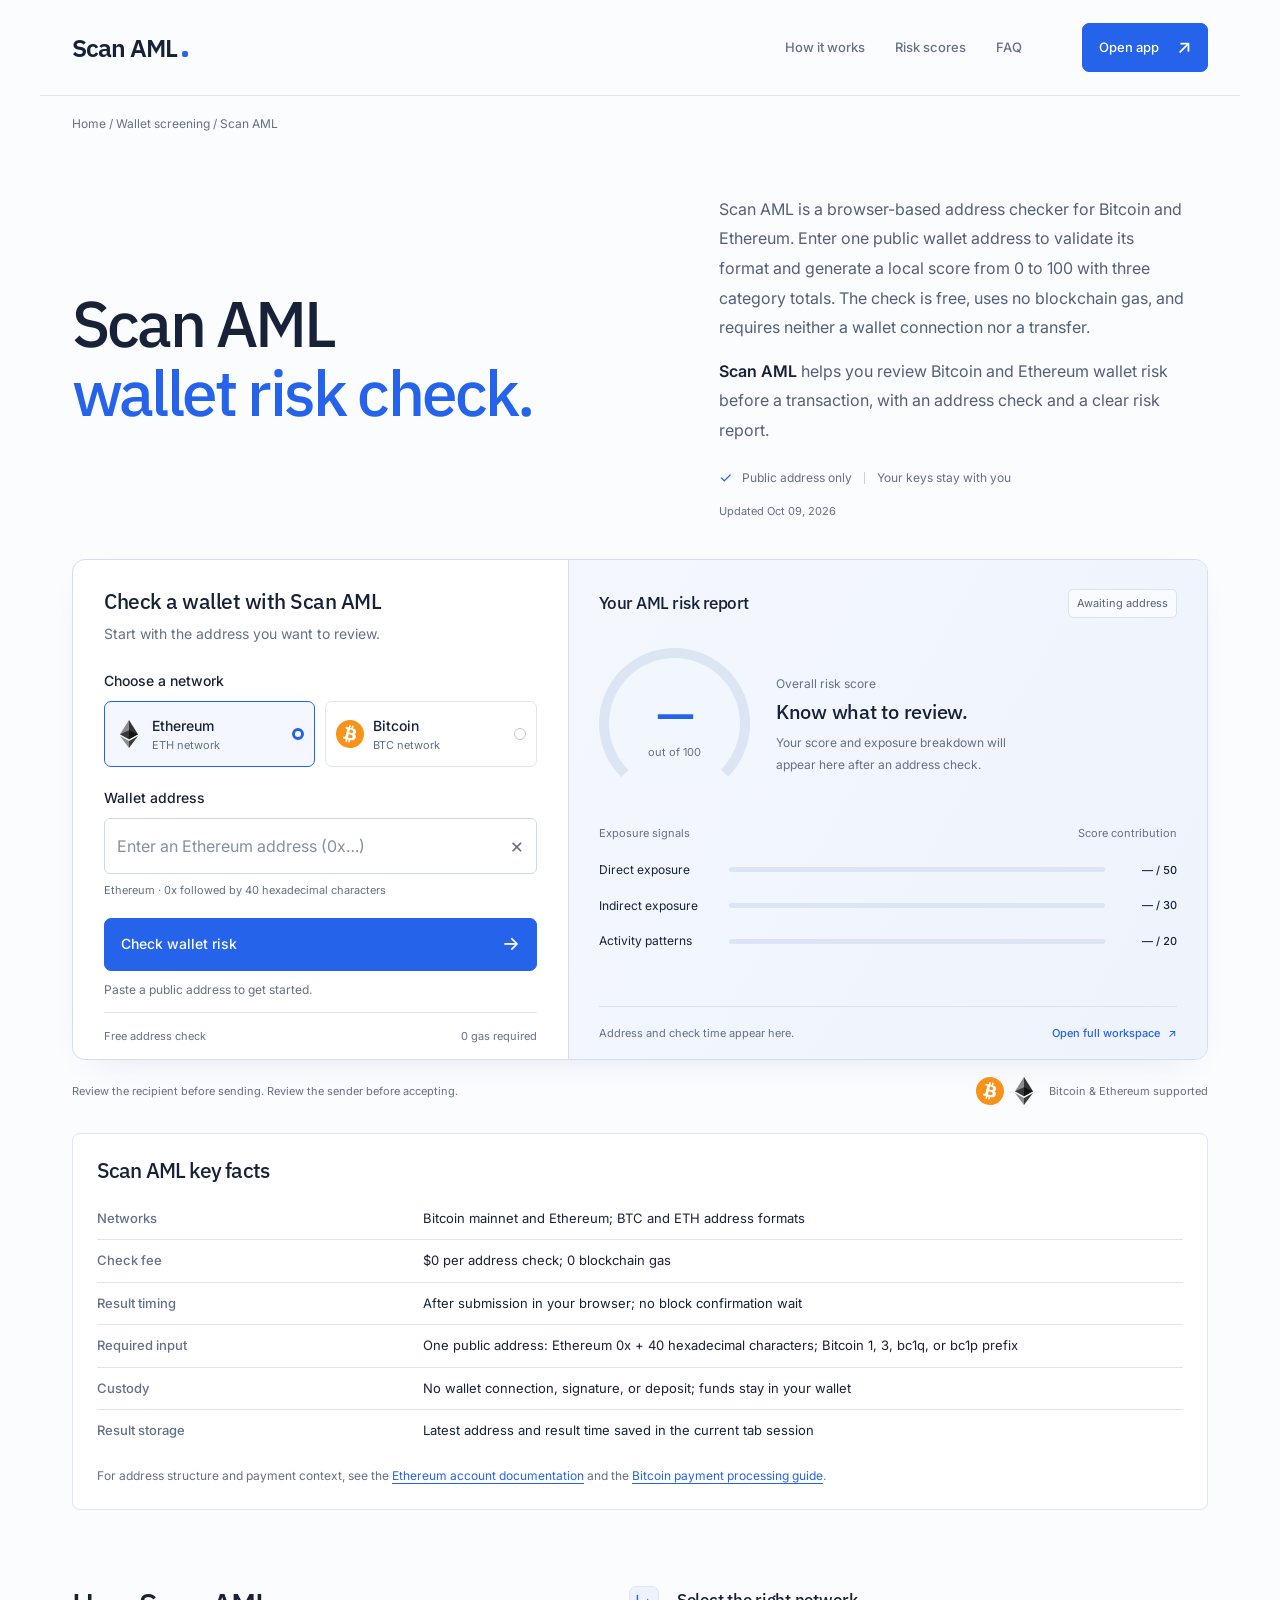
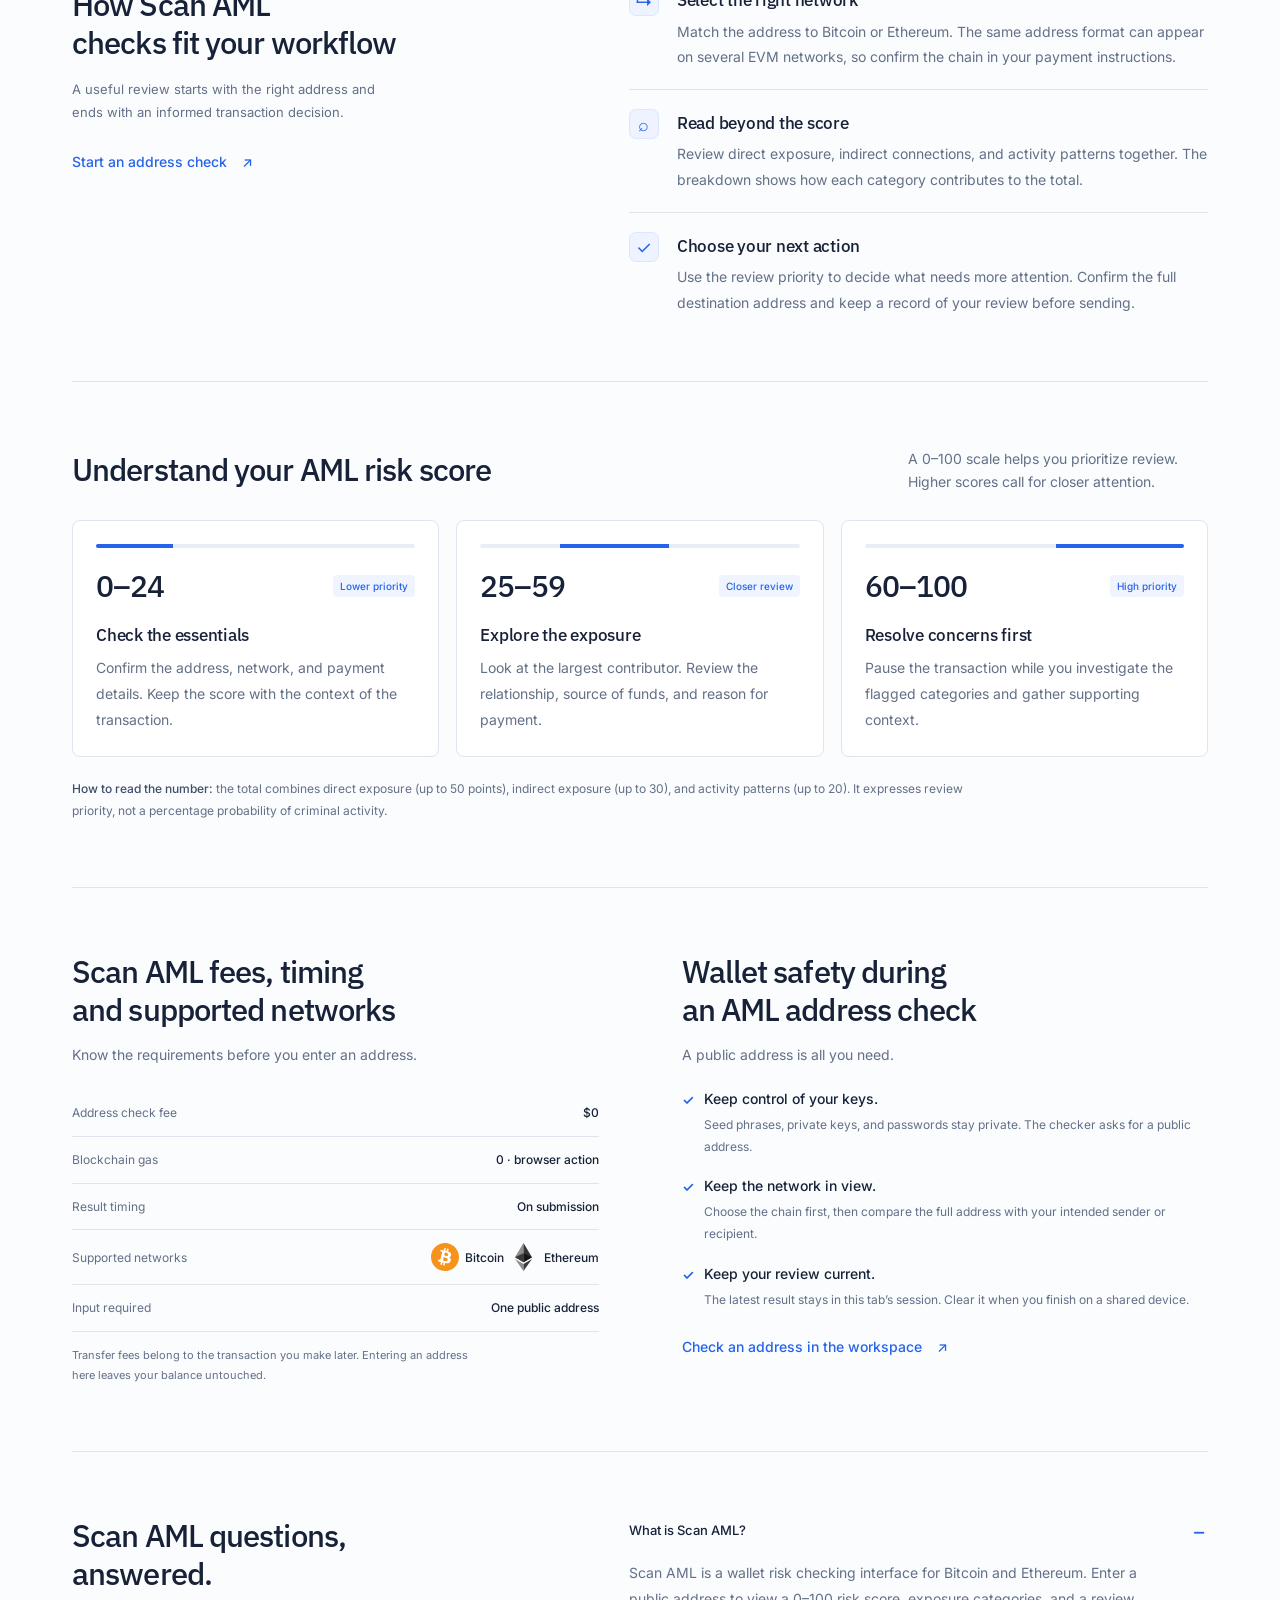
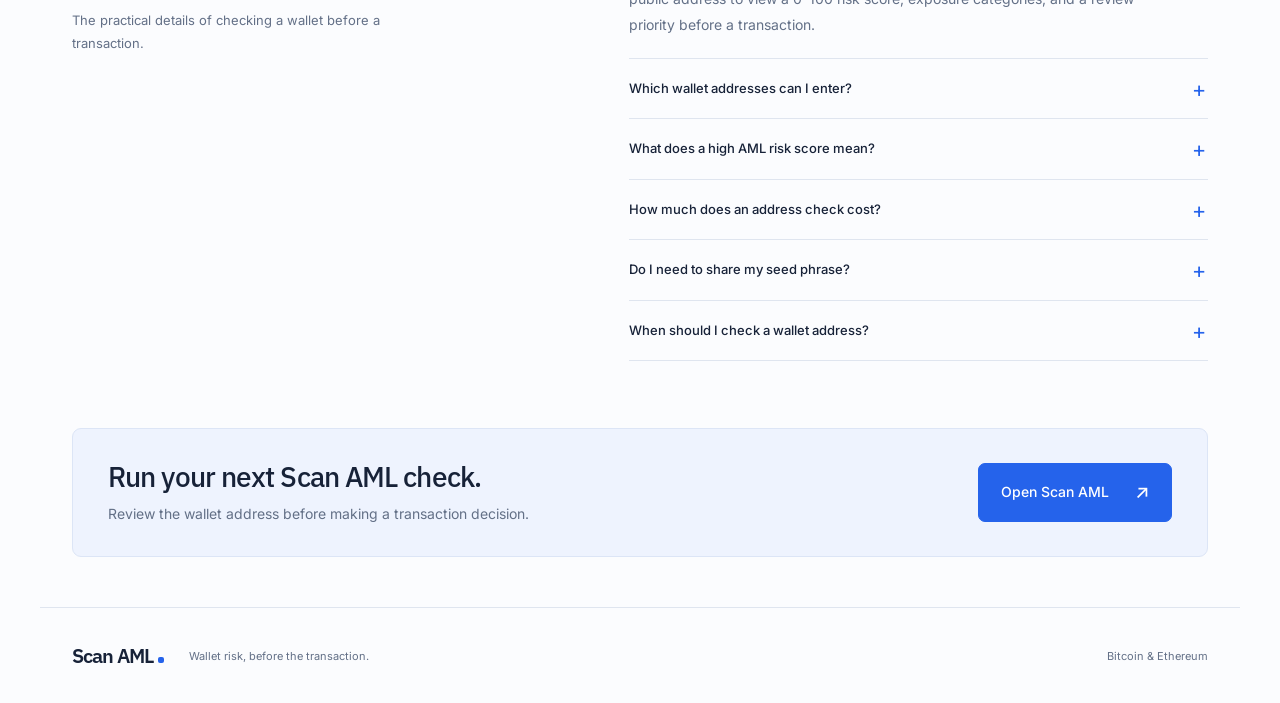
<file: index.html>
<!doctype html>
<html lang="en">
<head>
<meta charset="utf-8">
<meta name="viewport" content="width=device-width, initial-scale=1">
<title>Scan AML — Check Wallet Risk Before You Send</title>
<meta name="description" content="Scan AML puts wallet risk in focus. Enter a Bitcoin or Ethereum address, explore a 0–100 risk report, and review exposure before your next transaction.">
<meta name="theme-color" content="#2563EB">
<link rel="canonical" href="https://scan-aml.github.io/">
<link rel="icon" href="favicon.svg" type="image/svg+xml">
<link rel="apple-touch-icon" href="apple-touch-icon.png">
<meta property="og:type" content="website">
<meta property="og:locale" content="en_US">
<meta property="og:title" content="Scan AML — Check Wallet Risk Before You Send">
<meta property="og:description" content="An address. A risk score. A clearer view before your transaction. Explore Bitcoin and Ethereum wallet risk with Scan AML.">
<meta property="og:url" content="https://scan-aml.github.io/">
<meta property="og:image" content="https://scan-aml.github.io/og.png">
<meta property="og:image:width" content="1200">
<meta property="og:image:height" content="630">
<meta property="og:image:alt" content="Scan AML wallet risk check for Bitcoin and Ethereum">
<meta name="twitter:card" content="summary_large_image">
<meta name="twitter:title" content="Scan AML — Check Wallet Risk Before You Send">
<meta name="twitter:description" content="Check an address, read the risk score, and review exposure before you send.">
<meta name="twitter:url" content="https://scan-aml.github.io/">
<meta name="twitter:image" content="https://scan-aml.github.io/og.png">
<meta name="twitter:image:alt" content="Scan AML wallet risk check for Bitcoin and Ethereum">
<link rel="preconnect" href="https://fonts.googleapis.com">
<link rel="preconnect" href="https://fonts.gstatic.com" crossorigin>
<link rel="stylesheet" href="https://fonts.googleapis.com/css2?family=IBM+Plex+Sans:wght@400;500;600;700&family=Inter:wght@400;500;600;700&display=swap">
<link rel="stylesheet" href="assets/site.css">
<script src="assets/scan.js" defer></script>
<script type="application/ld+json">{"@context": "https://schema.org", "@graph": [{"@type": "WebSite", "@id": "https://scan-aml.github.io/#website", "url": "https://scan-aml.github.io/", "name": "Scan AML", "inLanguage": "en"}, {"@type": "WebPage", "@id": "https://scan-aml.github.io/#webpage", "url": "https://scan-aml.github.io/", "name": "Scan AML — Check Wallet Risk Before You Send", "description": "Review Bitcoin and Ethereum wallet risk with an address check, a 0–100 score, and an exposure breakdown.", "isPartOf": {"@id": "https://scan-aml.github.io/#website"}, "about": {"@id": "https://scan-aml.github.io/#application"}, "breadcrumb": {"@id": "https://scan-aml.github.io/#breadcrumb"}, "inLanguage": "en", "datePublished": "2026-10-09", "dateModified": "2026-10-09"}, {"@type": "SoftwareApplication", "@id": "https://scan-aml.github.io/#application", "name": "Scan AML", "url": "https://scan-aml.github.io/", "applicationCategory": "FinanceApplication", "operatingSystem": "Web browser", "description": "An address-based wallet risk interface for Bitcoin and Ethereum with a 0–100 score and exposure breakdown.", "offers": {"@type": "Offer", "price": "0", "priceCurrency": "USD"}}, {"@type": "BreadcrumbList", "@id": "https://scan-aml.github.io/#breadcrumb", "itemListElement": [{"@type": "ListItem", "position": 1, "name": "Home", "item": "https://scan-aml.github.io/"}, {"@type": "ListItem", "position": 2, "name": "Wallet screening", "item": "https://scan-aml.github.io/dashboard/"}, {"@type": "ListItem", "position": 3, "name": "Scan AML"}]}, {"@type": "FAQPage", "@id": "https://scan-aml.github.io/#faq", "isPartOf": {"@id": "https://scan-aml.github.io/#webpage"}, "mainEntity": [{"@type": "Question", "name": "What is Scan AML?", "acceptedAnswer": {"@type": "Answer", "text": "Scan AML is a wallet risk checking interface for Bitcoin and Ethereum. Enter a public address to view a 0–100 risk score, exposure categories, and a review priority before a transaction."}}, {"@type": "Question", "name": "Which wallet addresses can I enter?", "acceptedAnswer": {"@type": "Answer", "text": "Choose Ethereum for a 42-character address beginning with 0x. Choose Bitcoin for a mainnet address beginning with 1, 3, bc1q, or bc1p. Enter a public address rather than a transaction hash or a wallet name."}}, {"@type": "Question", "name": "What does a high AML risk score mean?", "acceptedAnswer": {"@type": "Answer", "text": "In this interface, 0–24 is lower priority, 25–59 calls for closer review, and 60–100 is high priority. Read the category breakdown alongside the total. A score is a review priority, not a probability that a person has committed a crime."}}, {"@type": "Question", "name": "How much does an address check cost?", "acceptedAnswer": {"@type": "Answer", "text": "The address check on this page is free. It uses zero blockchain gas because entering an address is a browser action. The network fee for a later transfer is separate and depends on that transaction."}}, {"@type": "Question", "name": "Do I need to share my seed phrase?", "acceptedAnswer": {"@type": "Answer", "text": "Use only the public wallet address. Keep seed phrases, private keys, and exchange passwords private. The address form works directly in your browser and stores the latest result only for the current tab session."}}, {"@type": "Question", "name": "When should I check a wallet address?", "acceptedAnswer": {"@type": "Answer", "text": "Review the destination before sending funds and the source when assessing incoming payments. Confirm the network and the full address against your payment instructions, then record the time of your review."}}]}]}</script>
<style>
#scan-breadcrumb{padding-top:18px;font-size:12px;color:var(--mute)}
#scan-breadcrumb a:hover{text-decoration:underline;color:var(--accent)}
#scan-answer{margin-bottom:14px}
#scan-updated{margin-top:12px;font-size:11px;color:var(--mute)}
#scan-facts{margin-top:28px;padding:24px;border:1px solid var(--line);border-radius:8px;background:var(--surface)}
#scan-facts h2{font-size:21px;margin-bottom:14px}
#scan-facts table{width:100%;border-collapse:collapse;font-size:13px;text-align:left}
#scan-facts th,#scan-facts td{padding:10px 0;border-bottom:1px solid var(--line);vertical-align:top}
#scan-facts th{width:30%;padding-right:18px;font-weight:500;color:var(--mute)}
#scan-facts tr:last-child th,#scan-facts tr:last-child td{border-bottom:0}
#scan-facts p{margin-top:14px;font-size:12px;color:var(--mute)}
#scan-facts a{color:var(--accent);text-decoration:underline;text-underline-offset:3px}
@media(max-width:760px){#scan-facts{padding:18px}#scan-facts th{width:36%}#scan-facts table{font-size:12px}}
</style>
</head>
<body>
<header class="c3ebec4 cdfa217">
  <span class="c284ecb">Scan AML<span class="c22460f" aria-hidden="true"></span></span>
  <nav aria-label="Main navigation"><button type="button" data-scroll="how-it-works">How it works</button><button type="button" data-scroll="risk-guide">Risk scores</button><button type="button" data-scroll="faq">FAQ</button></nav>
  <a class="c308490 c37f079" href="dashboard/">Open app <span aria-hidden="true">↗</span></a>
</header>
<main class="c3ebec4">
  <nav id="scan-breadcrumb" aria-label="Breadcrumb"><a href="/">Home</a> / <a href="dashboard/">Wallet screening</a> / <span aria-current="page">Scan AML</span></nav>
  <section class="c70b9af" aria-labelledby="page-title">
    <div class="c45275b"><h1 id="page-title">Scan AML<br> <span class="ce0997d">wallet risk check.</span></h1><div class="cf4f28b"><p class="c5b6245" id="scan-answer">Scan AML is a browser-based address checker for Bitcoin and Ethereum. Enter one public wallet address to validate its format and generate a local score from 0 to 100 with three category totals. The check is free, uses no blockchain gas, and requires neither a wallet connection nor a transfer.</p><p class="c5b6245"><strong>Scan AML</strong> helps you review Bitcoin and Ethereum wallet risk before a transaction, with an address check and a clear risk report.</p><p class="cd3d54f"><span class="cd71d28" aria-hidden="true">✓</span> Public address only <span class="c289f28"></span> Your keys stay with you</p><p id="scan-updated">Updated <time datetime="2026-10-09">Oct 09, 2026</time></p></div></div>
    <div class="c2c9c4a c3a4ec5">
      <div class="ca1d3ee">
        <h2>Check a wallet with Scan AML</h2><p class="c382495">Start with the address you want to review.</p>
        <form id="scan-form" novalidate>
          <fieldset><legend>Choose a network</legend><div class="c1fb0c3"><label class="c45e019"><input type="radio" name="network" value="eth" checked><img src="assets/tokens/eth.svg" alt="" width="28" height="28"><span>Ethereum<small>ETH network</small></span><span class="c1868e2" aria-hidden="true"></span></label><label class="c45e019"><input type="radio" name="network" value="btc"><img src="assets/tokens/btc.svg" alt="" width="28" height="28"><span>Bitcoin<small>BTC network</small></span><span class="c1868e2" aria-hidden="true"></span></label></div></fieldset>
          <label class="c4ef5f4" for="address">Wallet address</label><div class="cb4bf05"><input id="address" name="address" type="text" placeholder="Enter an Ethereum address (0x…)" autocomplete="off" autocapitalize="off" spellcheck="false" aria-describedby="address-hint form-message"><button type="button" id="clear-address" aria-label="Clear address" title="Clear address">×</button></div>
          <p class="ce12028" id="address-hint">Ethereum · 0x followed by 40 hexadecimal characters</p>
          <a href="dashboard/" class="c308490 cad73ff" id="scan-button" role="button">Check wallet risk <span aria-hidden="true">→</span></a>
          <p id="form-message" class="ceba154" role="status" aria-live="polite">Paste a public address to get started.</p>
        </form>
        <div class="caf8991"><span>Free address check</span><span>0 gas required</span></div>
        <noscript><p class="c6f722b">Enable JavaScript to use the address checker. The risk guide and FAQs are available below.</p></noscript>
      </div>
      <section class="cf6bb34" aria-labelledby="report-title" aria-busy="false" id="report-panel">
        <div class="ca69fd1"><h2 id="report-title">Your AML risk report</h2><span class="cdb64f1" id="report-status">Awaiting address</span></div>
        <div class="cf0ee6c"><div class="c1557ec" id="score-gauge"><div><strong id="risk-score">—</strong><span>out of 100</span></div></div><div class="c36eeb7"><span class="c382495">Overall risk score</span><h3 id="risk-level">Know what to review.</h3><p id="risk-summary">Your score and exposure breakdown will appear here after an address check.</p></div></div>
        <div class="ced4795"><div class="c8b8677"><span>Exposure signals</span><span>Score contribution</span></div><div class="cac617e"><span>Direct exposure</span><span class="ccd0fbc"><i id="direct-bar"></i></span><b id="direct-value">— / 50</b></div><div class="cac617e"><span>Indirect exposure</span><span class="ccd0fbc"><i id="indirect-bar"></i></span><b id="indirect-value">— / 30</b></div><div class="cac617e"><span>Activity patterns</span><span class="ccd0fbc"><i id="activity-bar"></i></span><b id="activity-value">— / 20</b></div></div>
        <div class="c7f9da3"><span id="report-reference">Address and check time appear here.</span><a href="dashboard/">Open full workspace <span aria-hidden="true">↗</span></a></div>
      </section>
    </div>
    <div class="c3477ba"><p>Review the recipient before sending. Review the sender before accepting.</p><div><img src="assets/tokens/btc.svg" alt="Bitcoin" width="28" height="28"><img src="assets/tokens/eth.svg" alt="Ethereum" width="28" height="28"><span>Bitcoin & Ethereum supported</span></div></div>
  </section>
  <section id="scan-facts" aria-labelledby="scan-facts-title">
    <h2 id="scan-facts-title">Scan AML key facts</h2>
    <table aria-labelledby="scan-facts-title">
      <tbody>
        <tr><th scope="row">Networks</th><td>Bitcoin mainnet and Ethereum; BTC and ETH address formats</td></tr>
        <tr><th scope="row">Check fee</th><td>$0 per address check; 0 blockchain gas</td></tr>
        <tr><th scope="row">Result timing</th><td>After submission in your browser; no block confirmation wait</td></tr>
        <tr><th scope="row">Required input</th><td>One public address: Ethereum 0x + 40 hexadecimal characters; Bitcoin 1, 3, bc1q, or bc1p prefix</td></tr>
        <tr><th scope="row">Custody</th><td>No wallet connection, signature, or deposit; funds stay in your wallet</td></tr>
        <tr><th scope="row">Result storage</th><td>Latest address and result time saved in the current tab session</td></tr>
      </tbody>
    </table>
    <p>For address structure and payment context, see the <a href="https://ethereum.org/en/developers/docs/accounts/" rel="nofollow noopener" target="_blank">Ethereum account documentation</a> and the <a href="https://developer.bitcoin.org/devguide/payment_processing.html" rel="nofollow noopener" target="_blank">Bitcoin payment processing guide</a>.</p>
  </section>
  <section class="c4e0b45 c1c7416" id="how-it-works"><div class="ce61c5d"><h2>How Scan AML<br> checks fit your workflow</h2><p>A useful review starts with the right address and ends with an informed transaction decision.</p><a class="cee01f8" href="dashboard/">Start an address check <span aria-hidden="true">↗</span></a></div><div class="c6f874e"><article><span class="c6afe63" aria-hidden="true">↳</span><div><h3>Select the right network</h3><p>Match the address to Bitcoin or Ethereum. The same address format can appear on several EVM networks, so confirm the chain in your payment instructions.</p></div></article><article><span class="c6afe63" aria-hidden="true">⌕</span><div><h3>Read beyond the score</h3><p>Review direct exposure, indirect connections, and activity patterns together. The breakdown shows how each category contributes to the total.</p></div></article><article><span class="c6afe63" aria-hidden="true">✓</span><div><h3>Choose your next action</h3><p>Use the review priority to decide what needs more attention. Confirm the full destination address and keep a record of your review before sending.</p></div></article></div></section>
  <section class="ce4139d c1c7416" id="risk-guide"><div class="c37fbe7"><h2>Understand your AML risk score</h2><p>A 0–100 scale helps you prioritize review. Higher scores call for closer attention.</p></div><div class="ce35317"><article class="cb910ee"><div class="c61febf c8e0673"><i></i></div><p class="c61cd72">0–24<span>Lower priority</span></p><h3>Check the essentials</h3><p>Confirm the address, network, and payment details. Keep the score with the context of the transaction.</p></article><article class="cb910ee"><div class="c61febf c793403"><i></i></div><p class="c61cd72">25–59<span>Closer review</span></p><h3>Explore the exposure</h3><p>Look at the largest contributor. Review the relationship, source of funds, and reason for payment.</p></article><article class="cb910ee"><div class="c61febf c35282c"><i></i></div><p class="c61cd72">60–100<span>High priority</span></p><h3>Resolve concerns first</h3><p>Pause the transaction while you investigate the flagged categories and gather supporting context.</p></article></div><p class="c07f1c6"><strong>How to read the number:</strong> the total combines direct exposure (up to 50 points), indirect exposure (up to 30), and activity patterns (up to 20). It expresses review priority, not a percentage probability of criminal activity.</p></section>
  <section class="cf227d2 c1c7416" aria-label="Address check details"><div class="c199d42"><h2>Scan AML fees, timing<br> and supported networks</h2><p>Know the requirements before you enter an address.</p><dl class="ca4dc9f"><div><dt>Address check fee</dt><dd>$0</dd></div><div><dt>Blockchain gas</dt><dd>0 · browser action</dd></div><div><dt>Result timing</dt><dd>On submission</dd></div><div><dt>Supported networks</dt><dd><img src="assets/tokens/btc.svg" alt="" width="28" height="28"> Bitcoin <img src="assets/tokens/eth.svg" alt="" width="28" height="28"> Ethereum</dd></div><div><dt>Input required</dt><dd>One public address</dd></div></dl><p class="c2ef7a8">Transfer fees belong to the transaction you make later. Entering an address here leaves your balance untouched.</p></div><div class="c45d0f5"><h2>Wallet safety during<br> an AML address check</h2><p class="c1953cb">A public address is all you need.</p><ul><li><strong>Keep control of your keys.</strong><span>Seed phrases, private keys, and passwords stay private. The checker asks for a public address.</span></li><li><strong>Keep the network in view.</strong><span>Choose the chain first, then compare the full address with your intended sender or recipient.</span></li><li><strong>Keep your review current.</strong><span>The latest result stays in this tab’s session. Clear it when you finish on a shared device.</span></li></ul><a class="cee01f8" href="dashboard/">Check an address in the workspace <span aria-hidden="true">↗</span></a></div></section>
  <section class="c06d516 c1c7416" id="faq"><div class="ce61c5d"><h2>Scan AML questions,<br> answered.</h2><p>The practical details of checking a wallet before a transaction.</p></div><div class="ccd6ba4"><details open><summary>What is Scan AML?</summary><p>Scan AML is a wallet risk checking interface for Bitcoin and Ethereum. Enter a public address to view a 0–100 risk score, exposure categories, and a review priority before a transaction.</p></details><details><summary>Which wallet addresses can I enter?</summary><p>Choose Ethereum for a 42-character address beginning with 0x. Choose Bitcoin for a mainnet address beginning with 1, 3, bc1q, or bc1p. Enter a public address rather than a transaction hash or a wallet name.</p></details><details><summary>What does a high AML risk score mean?</summary><p>In this interface, 0–24 is lower priority, 25–59 calls for closer review, and 60–100 is high priority. Read the category breakdown alongside the total. A score is a review priority, not a probability that a person has committed a crime.</p></details><details><summary>How much does an address check cost?</summary><p>The address check on this page is free. It uses zero blockchain gas because entering an address is a browser action. The network fee for a later transfer is separate and depends on that transaction.</p></details><details><summary>Do I need to share my seed phrase?</summary><p>Use only the public wallet address. Keep seed phrases, private keys, and exchange passwords private. The address form works directly in your browser and stores the latest result only for the current tab session.</p></details><details><summary>When should I check a wallet address?</summary><p>Review the destination before sending funds and the source when assessing incoming payments. Confirm the network and the full address against your payment instructions, then record the time of your review.</p></details></div></section>
  <section class="ced9377"><div><h2>Run your next Scan AML check.</h2><p>Review the wallet address before making a transaction decision.</p></div><a class="c308490" href="dashboard/">Open Scan AML <span aria-hidden="true">↗</span></a></section>
</main>
<footer class="c3ebec4 c8895c3"><span class="c284ecb">Scan AML<span class="c22460f" aria-hidden="true"></span></span><p>Wallet risk, before the transaction.</p><span>Bitcoin & Ethereum</span></footer>
</body>
</html>
</file>
<file: assets/site.css>
:root{--bg:#fbfcfe;--surface:#fff;--surface2:#f1f5fc;--line:#dfe5ef;--text:#172238;--mute:#637087;--accent:#2563EB;--display:"IBM Plex Sans",Inter,sans-serif}
*{box-sizing:border-box;margin:0;padding:0}html{scroll-behavior:smooth;scroll-padding-top:28px}body{background:var(--bg);color:var(--text);font:14px/1.65 Inter,system-ui,sans-serif;-webkit-font-smoothing:antialiased}button,input{font:inherit}button,a,input,summary{-webkit-tap-highlight-color:transparent}a{color:inherit;text-decoration:none}button{cursor:pointer}img{display:block;object-fit:contain}button:focus-visible,a:focus-visible,input:focus-visible,summary:focus-visible{outline:3px solid var(--accent);outline-offset:5px}.c3ebec4{max-width:1200px;margin:auto;padding:0 32px}.cdfa217{height:96px;display:flex;align-items:center;justify-content:space-between;gap:28px;border-bottom:1px solid var(--line)}.c284ecb{display:flex;align-items:baseline;gap:5px;font:600 25px/1 var(--display);letter-spacing:-1px;white-space:nowrap}.c22460f{width:6px;height:6px;background:var(--accent);border-radius:2px}.cdfa217 nav{display:flex;gap:30px;margin-left:auto;margin-right:32px}.cdfa217 nav button{border:0;background:none;color:var(--mute);font-weight:500;font-size:13px}.cdfa217 nav button:hover{color:var(--accent)}.c308490{display:inline-flex;align-items:center;justify-content:center;gap:26px;background:var(--accent);color:white;font:500 14px/1.2 Inter,sans-serif;border:1px solid var(--accent);border-radius:7px;padding:17px 22px;transition:background .2s,box-shadow .2s}.c308490:hover{background:#1d4ed8;box-shadow:0 5px 15px #2563eb1a}.c308490.c37f079{padding:12px 16px;font-size:13px;gap:18px}.c308490 span{font-size:19px}.ce0997d{color:var(--accent)}.c70b9af{padding-top:61px}.c45275b{display:grid;grid-template-columns:1.2fr 1fr;gap:60px;align-items:center;margin-bottom:39px}h1{font:500 clamp(43px,5vw,64px)/1.07 var(--display);letter-spacing:-2.8px}h2{font:500 31px/1.22 var(--display);letter-spacing:-.9px}h3{font:500 19px/1.3 var(--display);letter-spacing:-.25px}.c5b6245{font-size:16px;line-height:1.85;color:#536078;max-width:465px}.c5b6245 strong{color:var(--text);font-weight:600}.cd3d54f{display:flex;gap:10px;align-items:center;font-size:12px;margin-top:20px;color:var(--mute)}.cd71d28{color:var(--accent);font-size:15px}.c289f28{height:12px;width:1px;background:#c9d2e0;margin:0 2px}.c2c9c4a{display:grid;grid-template-columns:.96fr 1.24fr;background:var(--surface);border:1px solid #d4deee;border-radius:13px;overflow:hidden;box-shadow:0 12px 38px -24px #29497d3b}.ca1d3ee{padding:29px 31px 0;min-width:0}.c2c9c4a h2{font-size:21px;letter-spacing:-.5px}.c382495{color:var(--mute)}.ca1d3ee>.c382495{font-size:14px;margin-top:7px}fieldset{border:0;margin:24px 0 19px;min-width:0}legend,.c4ef5f4{display:block;font-size:14px;font-weight:500;margin-bottom:9px}.c1fb0c3{display:grid;grid-template-columns:1fr 1fr;gap:10px}.c45e019{position:relative;display:flex;align-items:center;gap:9px;padding:12px 10px;border:1px solid var(--line);border-radius:7px;cursor:pointer;font-size:14px;font-weight:500}.c45e019 input{position:absolute;opacity:0;width:1px;height:1px}.c45e019:has(input:checked){border-color:var(--accent);background:#f4f7ff}.c45e019:has(input:focus-visible){outline:3px solid #2563eb;outline-offset:3px}.c45e019 small{display:block;font-size:11px;font-weight:400;color:var(--mute);line-height:1.5}.c1868e2{margin-left:auto;width:12px;height:12px;border:1px solid #bac4d4;border-radius:50%;flex:none}.c45e019:has(input:checked) .c1868e2{border:3px solid var(--accent);background:white}.cb4bf05{display:flex;border:1px solid #cfd8e6;background:#fff;border-radius:6px;overflow:hidden}.cb4bf05:focus-within{border-color:var(--accent);box-shadow:0 0 0 3px #2563eb12}.cb4bf05 input{min-width:0;width:100%;padding:14px 12px;border:0;outline:none;font-size:16px;color:var(--text);background:transparent}.cb4bf05 input:focus-visible{outline:none}.cb4bf05 input::placeholder{color:#8290a5}.cb4bf05:has([aria-invalid=true]){border-color:#7d2938}.cb4bf05 button{border:0;background:transparent;color:var(--mute);font-size:21px;padding:0 12px}.ce12028{font-size:11px;color:var(--mute);margin:7px 0 19px;min-height:17px}.cad73ff{width:100%;justify-content:space-between;padding:14px 16px}.cad73ff:disabled{opacity:.65;cursor:wait}.ceba154{font-size:12px;color:var(--mute);min-height:41px;padding:9px 0}.ceba154.error{color:#7d2938}.caf8991{border-top:1px solid var(--line);display:flex;gap:16px;justify-content:space-between;color:var(--mute);font-size:11px;padding:14px 0}.c6f722b{padding-bottom:12px}.cf6bb34{min-width:0;padding:29px 30px 0;background:linear-gradient(120deg,#f4f7fe,#eef3fc);border-left:1px solid #d4deee;display:flex;flex-direction:column}.ca69fd1{display:flex;align-items:center;justify-content:space-between;gap:10px}.ca69fd1 h2{font-size:17px}.cdb64f1{color:#55647d;background:#fff9;border:1px solid #d9e2f1;border-radius:5px;padding:4px 8px;font-size:11px;white-space:nowrap}.cf0ee6c{display:flex;gap:26px;align-items:center;margin:30px 0 25px}.c1557ec{flex:none;width:151px;height:151px;display:grid;place-items:center;border-radius:50%;background:conic-gradient(from 225deg,var(--accent) 0deg,#dce5f3 0deg,#dce5f3 270deg,transparent 270deg);position:relative}.c1557ec:before{content:"";position:absolute;inset:10px;border-radius:50%;background:#f2f6fd}.c1557ec>div{position:relative;text-align:center}.c1557ec strong{font:500 50px/1.15 var(--display);letter-spacing:-2px;color:var(--accent)}.c1557ec span{display:block;font-size:11px;color:var(--mute)}.c36eeb7{min-width:0}.c36eeb7>.c382495{font-size:12px}.c36eeb7 h3{font-size:20px;margin:5px 0 7px}.c36eeb7 p{font-size:12px;color:var(--mute);line-height:1.8;max-width:250px}.c8b8677{display:flex;justify-content:space-between;font-size:11px;color:var(--mute);margin-bottom:10px}.cac617e{display:grid;grid-template-columns:115px 1fr 57px;align-items:center;gap:15px;font-size:12px;padding:8px 0}.cac617e b{font-size:11px;font-weight:500;text-align:right;font-variant-numeric:tabular-nums}.ccd0fbc{height:5px;background:#dce5f3;border-radius:3px;overflow:hidden}.ccd0fbc i{display:block;background:var(--accent);height:100%;width:0;transition:width .3s}.c7f9da3{display:flex;justify-content:space-between;gap:12px;margin-top:auto;border-top:1px solid #d9e2f1;padding:17px 0;font-size:11px;color:var(--mute)}.c7f9da3 a{color:var(--accent);font-weight:500;white-space:nowrap}.c7f9da3 a span{margin-left:5px}#report-reference{overflow-wrap:anywhere}.c3477ba{display:flex;align-items:center;justify-content:space-between;gap:20px;margin-top:17px;font-size:11px;color:var(--mute)}.c3477ba>div{display:flex;align-items:center;gap:6px;white-space:nowrap}.c3477ba>div>span{margin-left:5px}.c1c7416{padding:65px 0;border-bottom:1px solid var(--line)}.c4e0b45{display:grid;grid-template-columns:1fr 1.23fr;gap:86px;padding-top:76px}.ce61c5d>p{color:var(--mute);margin-top:16px;max-width:330px;font-size:13px;line-height:1.8}.cee01f8{display:inline-flex;align-items:center;gap:15px;color:var(--accent);font-size:14px;font-weight:500;margin-top:25px}.cee01f8:hover{text-decoration:underline}.c6f874e article{display:flex;gap:18px;padding:19px 0;border-bottom:1px solid var(--line)}.c6f874e article:first-child{padding-top:0}.c6f874e article:last-child{border:0;padding-bottom:0}.c6afe63{width:30px;height:30px;flex:none;display:grid;place-items:center;color:var(--accent);background:#eef3ff;border:1px solid #dce6ff;border-radius:7px;font-size:18px}.c6f874e h3{font-size:17px;margin:3px 0 7px}.c6f874e p{font-size:14px;color:var(--mute);line-height:1.85}.c37fbe7{display:flex;justify-content:space-between;gap:40px;align-items:center;margin-bottom:27px}.c37fbe7>p{color:var(--mute);font-size:14px;max-width:300px}.ce35317{display:grid;grid-template-columns:repeat(3,1fr);gap:17px}.cb910ee{border:1px solid var(--line);border-radius:8px;padding:23px;background:white}.c61febf{height:4px;background:#e9eef6;position:relative;margin-bottom:20px;border-radius:3px;overflow:hidden}.c61febf i{position:absolute;height:100%;background:var(--accent)}.c8e0673 i{width:24%}.c793403 i{left:25%;width:34%}.c35282c i{left:60%;width:40%}.c61cd72{font:500 30px/1.2 var(--display);letter-spacing:-1px;display:flex;align-items:center;justify-content:space-between;gap:12px}.c61cd72 span{font:500 10px Inter,sans-serif;letter-spacing:0;color:var(--accent);background:#eff4ff;padding:5px 7px;border-radius:4px}.cb910ee h3{font-size:17px;margin:20px 0 9px}.cb910ee>p:last-child{font-size:14px;color:var(--mute);line-height:1.85}.c07f1c6{font-size:12px;color:var(--mute);line-height:1.85;margin-top:21px;max-width:925px}.c07f1c6 strong{font-weight:500;color:#3e4e69}.cf227d2{display:grid;grid-template-columns:1fr 1fr;gap:83px}.c199d42>p{font-size:14px;color:var(--mute);margin-top:14px}.ca4dc9f{margin-top:24px}.ca4dc9f>div{display:flex;align-items:center;justify-content:space-between;gap:20px;border-bottom:1px solid var(--line);padding:13px 0;font-size:12px}.ca4dc9f dt{color:var(--mute)}.ca4dc9f dd{font-weight:500;display:flex;align-items:center;gap:6px;text-align:right}.c199d42 .c2ef7a8{font-size:11px;line-height:1.8;max-width:400px}.c1953cb{color:var(--mute);margin-top:14px;font-size:14px}.c45d0f5 ul{list-style:none;margin-top:21px;display:grid;gap:17px}.c45d0f5 li{padding-left:22px;position:relative}.c45d0f5 li:before{content:"✓";position:absolute;left:0;top:1px;color:var(--accent);font-weight:600}.c45d0f5 li strong{display:block;font-size:14px;font-weight:500}.c45d0f5 li span{display:block;font-size:12px;color:var(--mute);margin-top:4px;line-height:1.8}.c06d516{display:grid;grid-template-columns:1fr 1.23fr;gap:86px;border-bottom:0}.ccd6ba4 details{border-bottom:1px solid var(--line)}.ccd6ba4 summary{list-style:none;position:relative;padding:19px 32px 19px 0;font-size:13px;font-weight:500;cursor:pointer}.ccd6ba4 details:first-child summary{padding-top:3px}.ccd6ba4 summary::-webkit-details-marker{display:none}.ccd6ba4 summary:after{content:"+";position:absolute;right:2px;color:var(--accent);font:400 22px/1 Inter,sans-serif}.ccd6ba4 details[open] summary:after{content:"−"}.ccd6ba4 details p{font-size:14px;line-height:1.85;color:var(--mute);padding:0 30px 20px 0}.ced9377{display:flex;align-items:center;justify-content:space-between;gap:30px;background:#eef3fe;border:1px solid #dce5f6;border-radius:9px;padding:31px 35px;margin:2px 0 50px}.ced9377 h2{font-size:28px}.ced9377 p{color:var(--mute);font-size:14px;margin-top:8px}.ced9377 .c308490{white-space:nowrap}.c8895c3{min-height:96px;display:flex;align-items:center;gap:25px;border-top:1px solid var(--line);font-size:11px;color:var(--mute)}.c8895c3 .c284ecb{font-size:20px;color:var(--text)}.c8895c3>span:last-child{margin-left:auto}.cce69bb{padding-top:45px;padding-bottom:65px}.cce69bb .c45275b{grid-template-columns:1fr}.cce69bb h1{font-size:45px}.cce69bb .c5b6245{max-width:680px;margin-top:15px}.c9204af{margin-top:24px;color:var(--mute);font-size:14px}.cfe5023{min-height:100svh;display:grid;place-items:center;padding:30px}.cfe5023>div{max-width:570px}.cfe5023 b{font:500 120px/1 var(--display);color:var(--accent)}.cfe5023 h1{font-size:40px;margin:18px 0}.cfe5023 p{color:var(--mute);margin-bottom:28px}
@media(min-width:1450px){.c70b9af{padding-top:74px}.c45275b{margin-bottom:44px}}
@media(max-width:1000px){.c3ebec4{padding-left:24px;padding-right:24px}.c45275b{gap:30px}h1{font-size:52px}.ca1d3ee{padding:24px 21px 0}.cf6bb34{padding:24px 21px 0}.cf0ee6c{gap:16px}.c1557ec{width:125px;height:125px}.c2c9c4a h2{font-size:19px}.ca69fd1{flex-wrap:wrap}.ca69fd1 h2{font-size:17px}.cac617e{grid-template-columns:100px 1fr 49px;gap:8px}.c4e0b45,.c06d516{gap:50px}.cf227d2{gap:45px}.c61cd72{font-size:26px}.c61cd72 span{font-size:9px}.cb910ee{padding:19px}.cdfa217 nav{margin-right:10px;gap:22px}}
@media(max-width:760px){.cdfa217{height:78px}.cdfa217 nav{display:none}.c70b9af{padding-top:36px}.c45275b{grid-template-columns:1fr;gap:22px;margin-bottom:27px}h1{font-size:51px;letter-spacing:-2px}.c5b6245{max-width:570px;font-size:14px}.cd3d54f{margin-top:13px}.c2c9c4a{grid-template-columns:1fr}.ca1d3ee{padding:25px 24px 0}.cf6bb34{padding:24px 24px 0;border-left:0;border-top:1px solid #d4deee}.ca69fd1{flex-wrap:nowrap}.cf0ee6c{margin:26px 0 20px;gap:26px}.c1557ec{width:140px;height:140px}.c36eeb7 p{max-width:350px;font-size:14px}.c7f9da3{margin-top:22px}.c3477ba{flex-wrap:wrap;gap:10px}.c3477ba>p{font-size:11px}.c4e0b45,.c06d516{grid-template-columns:1fr;gap:30px}.c1c7416{padding:45px 0}.ce61c5d>p{max-width:500px}.c37fbe7{display:block}.c37fbe7>p{margin-top:14px;max-width:500px}.ce35317{grid-template-columns:1fr;gap:12px}.cb910ee{padding:22px}.c61cd72{justify-content:flex-start;gap:18px}.c61febf{margin-bottom:15px}.cb910ee h3{margin-top:14px}.cf227d2{grid-template-columns:1fr;gap:38px}.ca4dc9f dd{font-size:12px}.ced9377{padding:25px;align-items:flex-start;flex-direction:column;gap:20px}.ced9377 h2{font-size:26px}.c8895c3{flex-wrap:wrap;gap:10px 18px;padding-top:22px;padding-bottom:22px}.c8895c3 p{margin-left:auto}.c8895c3>span:last-child{width:100%;margin-left:0}.ce61c5d h2 br,.cf227d2 h2 br{display:none}h2{font-size:28px}.c45d0f5 li span,.c6f874e p,.ccd6ba4 details p{font-size:13px}.cce69bb h1{font-size:38px}}
@media(max-width:390px){.c3ebec4{padding-left:18px;padding-right:18px}h1{font-size:43px}.c284ecb{font-size:23px}.c308490.c37f079{padding:11px 13px}.ca1d3ee,.cf6bb34{padding-left:17px;padding-right:17px}.c45e019{gap:6px;padding:11px 8px}.cf0ee6c{gap:17px}.c1557ec{width:108px;height:108px}.c1557ec strong{font-size:39px}.c36eeb7 h3{font-size:18px}.c36eeb7 p{font-size:12px}.ca69fd1 h2{font-size:16px}.cdb64f1{font-size:9px}.c7f9da3{flex-direction:column;gap:6px}.cd3d54f{font-size:11px;gap:7px}.cac617e{grid-template-columns:99px 1fr 52px}.c8895c3 p{font-size:9px}}
@media(prefers-reduced-motion:reduce){html{scroll-behavior:auto}*,*:before,*:after{transition:none!important;animation:none!important}}
</file>
